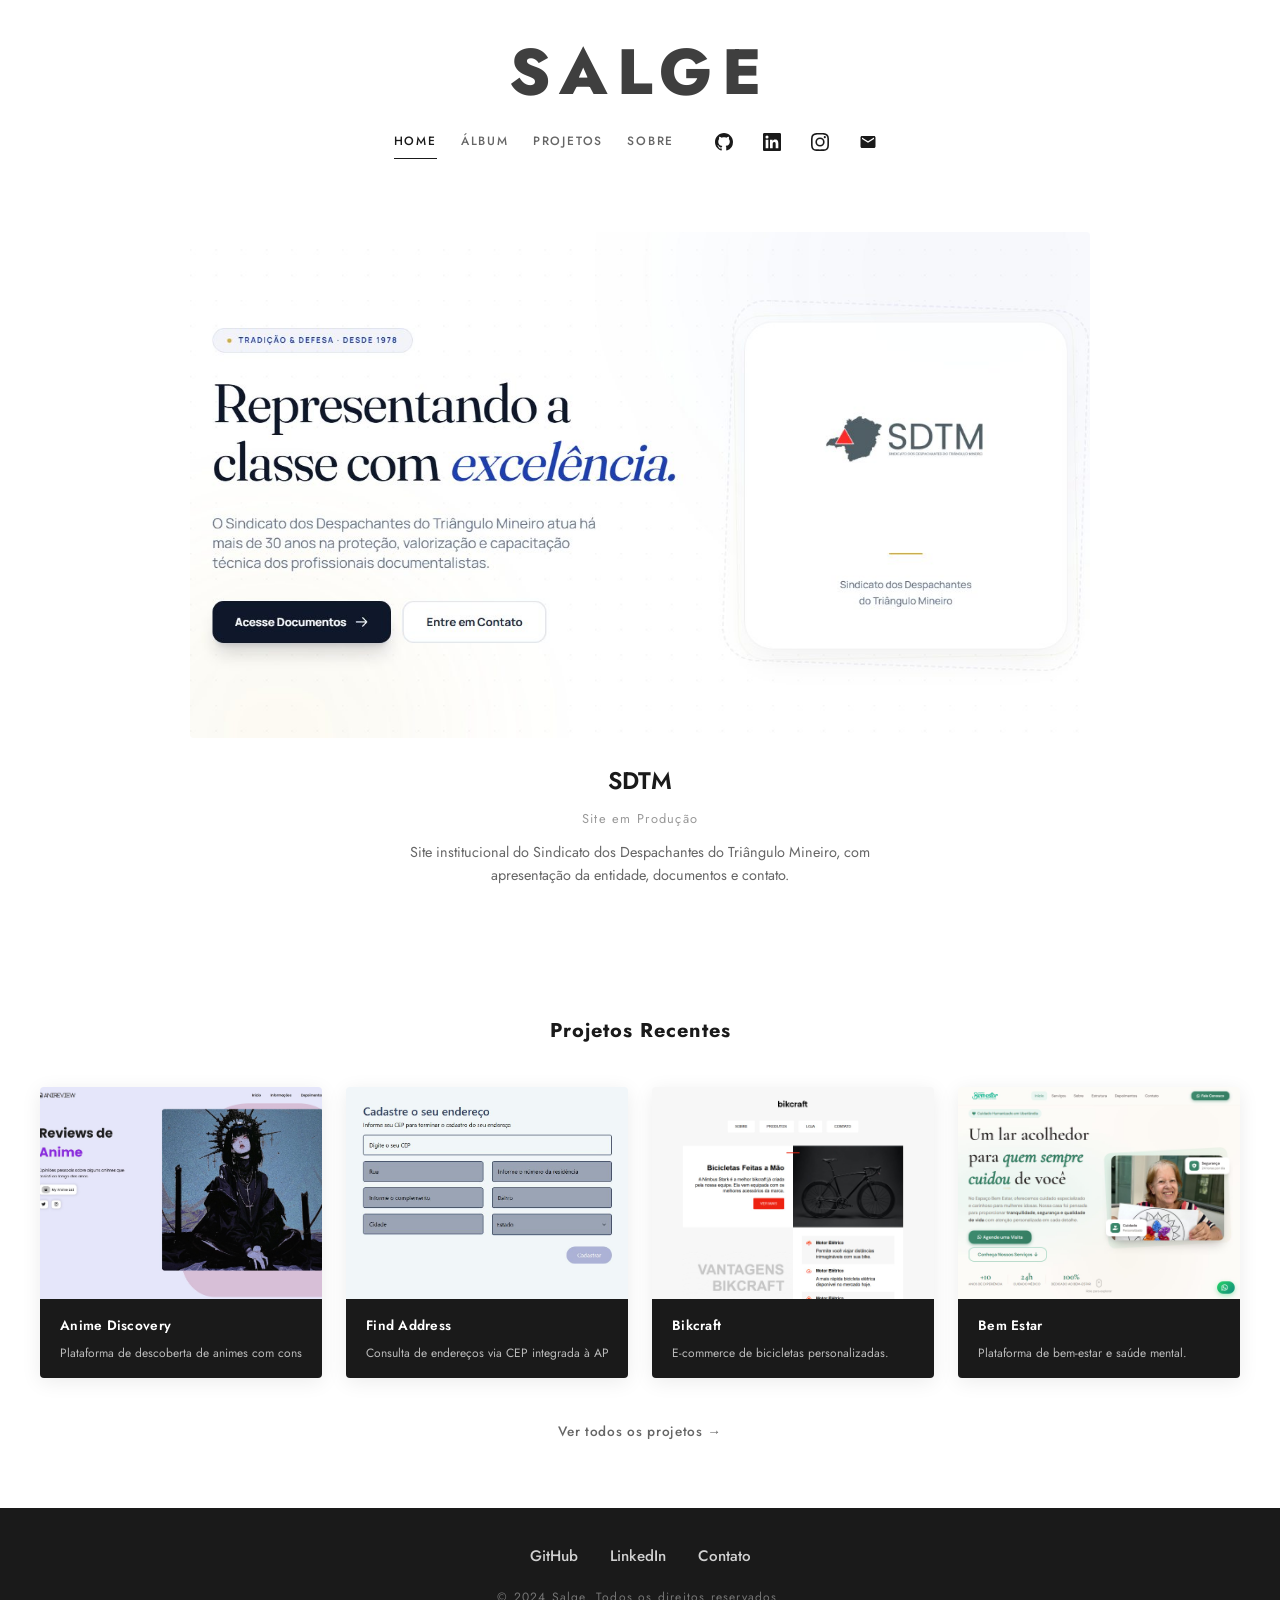
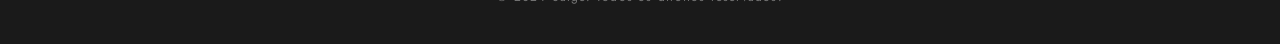
<file: index.html>
<!DOCTYPE html>
<html lang="pt-BR">
<head>
    <meta charset="UTF-8">
    <meta name="viewport" content="width=device-width, initial-scale=1.0">
    <title>Salge</title>
    <link rel="icon" href="img/icon.png" type="image/png">
    <link rel="preconnect" href="https://fonts.googleapis.com">
    <link rel="preconnect" href="https://fonts.gstatic.com" crossorigin>
    <link href="https://fonts.googleapis.com/css2?family=Jost:wght@300;400;500;600;700;800&display=swap" rel="stylesheet">
    <link rel="stylesheet" href="styles.css">
</head>
<body>
    <!-- Header -->
    <header class="header">
        <h1 class="header-logo">
            <a href="index.html">SALGE</a>
        </h1>
        
        <div class="header-nav-social">
            <nav class="header-nav">
                <a href="index.html" class="nav-link active">HOME</a>
                <a href="albuns.html" class="nav-link">ÁLBUM</a>
                <a href="projetos.html" class="nav-link">PROJETOS</a>
                <a href="sobre.html" class="nav-link">SOBRE</a>
            </nav>
            
            <div class="header-social">
                <a href="https://github.com/vinicius-salge/" target="_blank" class="social-icon" aria-label="GitHub">
                    <svg width="22" height="22" viewBox="0 0 24 24" fill="currentColor">
                        <path d="M12 0C5.37 0 0 5.37 0 12c0 5.31 3.435 9.795 8.205 11.385.6.105.825-.255.825-.57 0-.285-.015-1.23-.015-2.235-3.015.555-3.795-.735-4.035-1.41-.135-.345-.72-1.41-1.23-1.695-.42-.225-1.02-.78-.015-.795.945-.015 1.62.87 1.845 1.23 1.08 1.815 2.805 1.305 3.495.99.105-.78.42-1.305.765-1.605-2.67-.3-5.46-1.335-5.46-5.925 0-1.305.465-2.385 1.23-3.225-.12-.3-.54-1.53.12-3.18 0 0 1.005-.315 3.3 1.23.96-.27 1.98-.405 3-.405s2.04.135 3 .405c2.295-1.56 3.3-1.23 3.3-1.23.66 1.65.24 2.88.12 3.18.765.84 1.23 1.905 1.23 3.225 0 4.605-2.805 5.625-5.475 5.925.435.375.81 1.095.81 2.22 0 1.605-.015 2.895-.015 3.3 0 .315.225.69.825.57A12.02 12.02 0 0024 12c0-6.63-5.37-12-12-12z"/>
                    </svg>
                </a>
                <a href="https://www.linkedin.com/in/vinicius-salge/" target="_blank" class="social-icon" aria-label="LinkedIn">
                    <svg width="22" height="22" viewBox="0 0 24 24" fill="currentColor">
                        <path d="M20.447 20.452h-3.554v-5.569c0-1.328-.027-3.037-1.852-3.037-1.853 0-2.136 1.445-2.136 2.939v5.667H9.351V9h3.414v1.561h.046c.477-.9 1.637-1.85 3.37-1.85 3.601 0 4.267 2.37 4.267 5.455v6.286zM5.337 7.433a2.062 2.062 0 01-2.063-2.065 2.064 2.064 0 112.063 2.065zm1.782 13.019H3.555V9h3.564v11.452zM22.225 0H1.771C.792 0 0 .774 0 1.729v20.542C0 23.227.792 24 1.771 24h20.451C23.2 24 24 23.227 24 22.271V1.729C24 .774 23.2 0 22.222 0h.003z"/>
                    </svg>
                </a>
                <a href="https://www.instagram.com/png.salge_/" target="_blank" class="social-icon" aria-label="Instagram">
                    <svg width="22" height="22" viewBox="0 0 24 24" fill="currentColor">
                        <path d="M12 2.163c3.204 0 3.584.012 4.85.07 3.252.148 4.771 1.691 4.919 4.919.058 1.265.069 1.645.069 4.849 0 3.205-.012 3.584-.069 4.849-.149 3.225-1.664 4.771-4.919 4.919-1.266.058-1.644.07-4.85.07-3.204 0-3.584-.012-4.849-.07-3.26-.149-4.771-1.699-4.919-4.92-.058-1.265-.07-1.644-.07-4.849 0-3.204.013-3.583.07-4.849.149-3.227 1.664-4.771 4.919-4.919 1.266-.057 1.645-.069 4.849-.069zM12 0C8.741 0 8.333.014 7.053.072 2.695.272.273 2.69.073 7.052.014 8.333 0 8.741 0 12c0 3.259.014 3.668.072 4.948.2 4.358 2.618 6.78 6.98 6.98C8.333 23.986 8.741 24 12 24c3.259 0 3.668-.014 4.948-.072 4.354-.2 6.782-2.618 6.979-6.98.059-1.28.073-1.689.073-4.948 0-3.259-.014-3.667-.072-4.947-.196-4.354-2.617-6.78-6.979-6.98C15.668.014 15.259 0 12 0zm0 5.838a6.162 6.162 0 100 12.324 6.162 6.162 0 000-12.324zM12 16a4 4 0 110-8 4 4 0 010 8zm6.406-11.845a1.44 1.44 0 100 2.881 1.44 1.44 0 000-2.881z"/>
                    </svg>
                </a>
                <a href="mailto:dev.salgez@gmail.com" class="social-icon" aria-label="Email">
                    <svg width="22" height="22" viewBox="0 0 24 24" fill="currentColor">
                        <path d="M20 4H4c-1.1 0-1.99.9-1.99 2L2 18c0 1.1.9 2 2 2h16c1.1 0 2-.9 2-2V6c0-1.1-.9-2-2-2zm0 4l-8 5-8-5V6l8 5 8-5v2z"/>
                    </svg>
                </a>
            </div>
        </div>
    </header>

    <!-- Main Content -->
    <main class="main">
        <!-- Featured Project -->
        <section class="featured">
            <div class="featured-card">
                <a href="https://www.sdtm.com.br/" target="_blank" class="featured-link">
                    <div class="featured-image">
                        <img src="img/projetos/sdtm.jpg" alt="SDTM — Sindicato dos Despachantes do Triângulo Mineiro">
                    </div>
                    <div class="featured-info">
                        <h2 class="featured-title">SDTM</h2>
                        <p class="featured-year">Site em Produção</p>
                        <p class="featured-description">
                            Site institucional do Sindicato dos Despachantes do Triângulo Mineiro,
                            com apresentação da entidade, documentos e contato.
                        </p>
                    </div>
                </a>
            </div>
        </section>

        <!-- Projects Preview -->
        <section class="preview-section">
            <h2 class="section-title">Projetos Recentes</h2>
            <div class="projects-grid">
                <a href="projetos.html" class="project-card">
                    <div class="project-image">
                        <img src="img/projetos/anime-discovery.jpg" alt="Anime Discovery">
                    </div>
                    <div class="project-info">
                        <h3 class="project-title">Anime Discovery</h3>
                        <p class="project-description">Plataforma de descoberta de animes com consumo de API.</p>
                    </div>
                </a>

                <a href="projetos.html" class="project-card">
                    <div class="project-image">
                        <img src="img/projetos/find-address.jpg" alt="Find Address">
                    </div>
                    <div class="project-info">
                        <h3 class="project-title">Find Address</h3>
                        <p class="project-description">Consulta de endereços via CEP integrada à API ViaCEP.</p>
                    </div>
                </a>

                <a href="projetos.html" class="project-card">
                    <div class="project-image">
                        <img src="img/projetos/bikcraft.jpg" alt="Bikcraft">
                    </div>
                    <div class="project-info">
                        <h3 class="project-title">Bikcraft</h3>
                        <p class="project-description">E-commerce de bicicletas personalizadas.</p>
                    </div>
                </a>

                <a href="projetos.html" class="project-card">
                    <div class="project-image">
                        <img src="img/projetos/bem-estar.jpg" alt="Bem Estar">
                    </div>
                    <div class="project-info">
                        <h3 class="project-title">Bem Estar</h3>
                        <p class="project-description">Plataforma de bem-estar e saúde mental.</p>
                    </div>
                </a>
            </div>
            <div class="view-all">
                <a href="projetos.html" class="view-all-link">Ver todos os projetos →</a>
            </div>
        </section>


    </main>

    <!-- Footer -->
    <footer class="footer">
        <div class="footer-links">
            <a href="https://github.com/vinicius-salge/" target="_blank" class="footer-link">GitHub</a>
            <a href="https://www.linkedin.com/in/vinicius-salge/" target="_blank" class="footer-link">LinkedIn</a>
            <a href="mailto:dev.salgez@gmail.com" class="footer-link">Contato</a>
        </div>
        <p class="footer-copy">© 2024 Salge. Todos os direitos reservados.</p>
    </footer>

    <script src="script.js"></script>
</body>
</html>
</file>
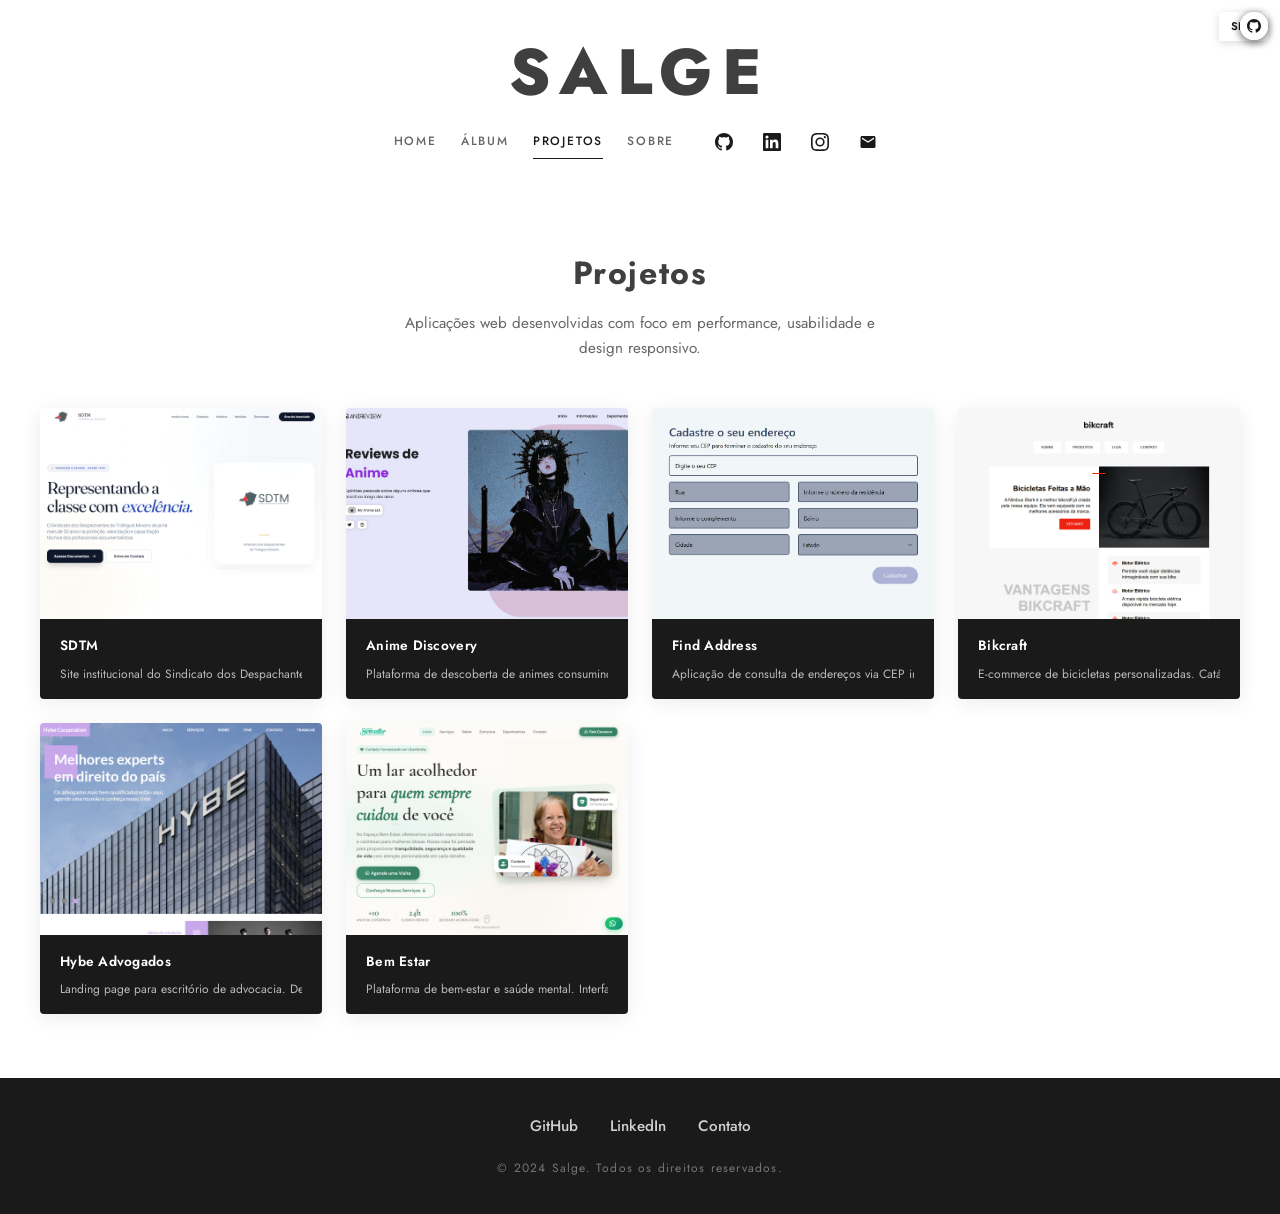
<file: projetos.html>
<!DOCTYPE html>
<html lang="pt-BR">
<head>
    <meta charset="UTF-8">
    <meta name="viewport" content="width=device-width, initial-scale=1.0">
    <title>Projetos | Salge</title>
    <link rel="icon" href="img/icon.png" type="image/png">
    <link rel="preconnect" href="https://fonts.googleapis.com">
    <link rel="preconnect" href="https://fonts.gstatic.com" crossorigin>
    <link href="https://fonts.googleapis.com/css2?family=Jost:wght@300;400;500;600;700;800&display=swap" rel="stylesheet">
    <link rel="stylesheet" href="styles.css">
</head>
<body>
    <!-- Header -->
    <header class="header">
        <h1 class="header-logo">
            <a href="index.html">SALGE</a>
        </h1>
        
        <div class="header-nav-social">
            <nav class="header-nav">
                <a href="index.html" class="nav-link">HOME</a>
                <a href="albuns.html" class="nav-link">ÁLBUM</a>
                <a href="projetos.html" class="nav-link active">PROJETOS</a>
                <a href="sobre.html" class="nav-link">SOBRE</a>
            </nav>
            
            <div class="header-social">
                <a href="https://github.com/vinicius-salge/" target="_blank" class="social-icon" aria-label="GitHub">
                    <svg width="22" height="22" viewBox="0 0 24 24" fill="currentColor">
                        <path d="M12 0C5.37 0 0 5.37 0 12c0 5.31 3.435 9.795 8.205 11.385.6.105.825-.255.825-.57 0-.285-.015-1.23-.015-2.235-3.015.555-3.795-.735-4.035-1.41-.135-.345-.72-1.41-1.23-1.695-.42-.225-1.02-.78-.015-.795.945-.015 1.62.87 1.845 1.23 1.08 1.815 2.805 1.305 3.495.99.105-.78.42-1.305.765-1.605-2.67-.3-5.46-1.335-5.46-5.925 0-1.305.465-2.385 1.23-3.225-.12-.3-.54-1.53.12-3.18 0 0 1.005-.315 3.3 1.23.96-.27 1.98-.405 3-.405s2.04.135 3 .405c2.295-1.56 3.3-1.23 3.3-1.23.66 1.65.24 2.88.12 3.18.765.84 1.23 1.905 1.23 3.225 0 4.605-2.805 5.625-5.475 5.925.435.375.81 1.095.81 2.22 0 1.605-.015 2.895-.015 3.3 0 .315.225.69.825.57A12.02 12.02 0 0024 12c0-6.63-5.37-12-12-12z"/>
                    </svg>
                </a>
                <a href="https://www.linkedin.com/in/vinicius-salge/" target="_blank" class="social-icon" aria-label="LinkedIn">
                    <svg width="22" height="22" viewBox="0 0 24 24" fill="currentColor">
                        <path d="M20.447 20.452h-3.554v-5.569c0-1.328-.027-3.037-1.852-3.037-1.853 0-2.136 1.445-2.136 2.939v5.667H9.351V9h3.414v1.561h.046c.477-.9 1.637-1.85 3.37-1.85 3.601 0 4.267 2.37 4.267 5.455v6.286zM5.337 7.433a2.062 2.062 0 01-2.063-2.065 2.064 2.064 0 112.063 2.065zm1.782 13.019H3.555V9h3.564v11.452zM22.225 0H1.771C.792 0 0 .774 0 1.729v20.542C0 23.227.792 24 1.771 24h20.451C23.2 24 24 23.227 24 22.271V1.729C24 .774 23.2 0 22.222 0h.003z"/>
                    </svg>
                </a>
                <a href="https://www.instagram.com/png.salge_/" target="_blank" class="social-icon" aria-label="Instagram">
                    <svg width="22" height="22" viewBox="0 0 24 24" fill="currentColor">
                        <path d="M12 2.163c3.204 0 3.584.012 4.85.07 3.252.148 4.771 1.691 4.919 4.919.058 1.265.069 1.645.069 4.849 0 3.205-.012 3.584-.069 4.849-.149 3.225-1.664 4.771-4.919 4.919-1.266.058-1.644.07-4.85.07-3.204 0-3.584-.012-4.849-.07-3.26-.149-4.771-1.699-4.919-4.92-.058-1.265-.07-1.644-.07-4.849 0-3.204.013-3.583.07-4.849.149-3.227 1.664-4.771 4.919-4.919 1.266-.057 1.645-.069 4.849-.069zM12 0C8.741 0 8.333.014 7.053.072 2.695.272.273 2.69.073 7.052.014 8.333 0 8.741 0 12c0 3.259.014 3.668.072 4.948.2 4.358 2.618 6.78 6.98 6.98C8.333 23.986 8.741 24 12 24c3.259 0 3.668-.014 4.948-.072 4.354-.2 6.782-2.618 6.979-6.98.059-1.28.073-1.689.073-4.948 0-3.259-.014-3.667-.072-4.947-.196-4.354-2.617-6.78-6.979-6.98C15.668.014 15.259 0 12 0zm0 5.838a6.162 6.162 0 100 12.324 6.162 6.162 0 000-12.324zM12 16a4 4 0 110-8 4 4 0 010 8zm6.406-11.845a1.44 1.44 0 100 2.881 1.44 1.44 0 000-2.881z"/>
                    </svg>
                </a>
                <a href="mailto:dev.salgez@gmail.com" class="social-icon" aria-label="Email">
                    <svg width="22" height="22" viewBox="0 0 24 24" fill="currentColor">
                        <path d="M20 4H4c-1.1 0-1.99.9-1.99 2L2 18c0 1.1.9 2 2 2h16c1.1 0 2-.9 2-2V6c0-1.1-.9-2-2-2zm0 4l-8 5-8-5V6l8 5 8-5v2z"/>
                    </svg>
                </a>
            </div>
        </div>
    </header>

    <!-- Main Content -->
    <main class="main">
        <section class="page-header">
            <h2 class="page-title">Projetos</h2>
            <p class="page-description">Aplicações web desenvolvidas com foco em performance, usabilidade e design responsivo.</p>
        </section>

        <section class="projects-page">
            <div class="projects-grid">
                <!-- SDTM - Site em produção -->
                <a href="https://www.sdtm.com.br/" target="_blank" class="project-card">
                    <div class="project-image">
                        <img src="img/projetos/sdtm.jpg" alt="SDTM — Sindicato dos Despachantes do Triângulo Mineiro">
                        <div class="project-badge project-badge--live">Site</div>
                    </div>
                    <div class="project-info">
                        <h3 class="project-title">SDTM</h3>
                        <p class="project-description">Site institucional do Sindicato dos Despachantes do Triângulo Mineiro, com apresentação da entidade, documentos e contato.</p>
                    </div>
                </a>

                <!-- Site Anime -->
                <a href="https://github.com/vinicius-salge/site-anime" target="_blank" class="project-card">
                    <div class="project-image">
                        <img src="img/projetos/anime-discovery.jpg" alt="Anime Discovery">
                        <div class="project-badge">
                            <svg width="14" height="14" viewBox="0 0 24 24" fill="currentColor">
                                <path d="M12 0C5.37 0 0 5.37 0 12c0 5.31 3.435 9.795 8.205 11.385.6.105.825-.255.825-.57 0-.285-.015-1.23-.015-2.235-3.015.555-3.795-.735-4.035-1.41-.135-.345-.72-1.41-1.23-1.695-.42-.225-1.02-.78-.015-.795.945-.015 1.62.87 1.845 1.23 1.08 1.815 2.805 1.305 3.495.99.105-.78.42-1.305.765-1.605-2.67-.3-5.46-1.335-5.46-5.925 0-1.305.465-2.385 1.23-3.225-.12-.3-.54-1.53.12-3.18 0 0 1.005-.315 3.3 1.23.96-.27 1.98-.405 3-.405s2.04.135 3 .405c2.295-1.56 3.3-1.23 3.3-1.23.66 1.65.24 2.88.12 3.18.765.84 1.23 1.905 1.23 3.225 0 4.605-2.805 5.625-5.475 5.925.435.375.81 1.095.81 2.22 0 1.605-.015 2.895-.015 3.3 0 .315.225.69.825.57A12.02 12.02 0 0024 12c0-6.63-5.37-12-12-12z"/>
                            </svg>
                        </div>
                    </div>
                    <div class="project-info">
                        <h3 class="project-title">Anime Discovery</h3>
                        <p class="project-description">Plataforma de descoberta de animes consumindo API pública. Interface moderna com listagem, busca e filtros por categoria.</p>
                    </div>
                </a>

                <!-- Find Address -->
                <a href="https://github.com/vinicius-salge/find-address" target="_blank" class="project-card">
                    <div class="project-image">
                        <img src="img/projetos/find-address.jpg" alt="Find Address">
                        <div class="project-badge">
                            <svg width="14" height="14" viewBox="0 0 24 24" fill="currentColor">
                                <path d="M12 0C5.37 0 0 5.37 0 12c0 5.31 3.435 9.795 8.205 11.385.6.105.825-.255.825-.57 0-.285-.015-1.23-.015-2.235-3.015.555-3.795-.735-4.035-1.41-.135-.345-.72-1.41-1.23-1.695-.42-.225-1.02-.78-.015-.795.945-.015 1.62.87 1.845 1.23 1.08 1.815 2.805 1.305 3.495.99.105-.78.42-1.305.765-1.605-2.67-.3-5.46-1.335-5.46-5.925 0-1.305.465-2.385 1.23-3.225-.12-.3-.54-1.53.12-3.18 0 0 1.005-.315 3.3 1.23.96-.27 1.98-.405 3-.405s2.04.135 3 .405c2.295-1.56 3.3-1.23 3.3-1.23.66 1.65.24 2.88.12 3.18.765.84 1.23 1.905 1.23 3.225 0 4.605-2.805 5.625-5.475 5.925.435.375.81 1.095.81 2.22 0 1.605-.015 2.895-.015 3.3 0 .315.225.69.825.57A12.02 12.02 0 0024 12c0-6.63-5.37-12-12-12z"/>
                            </svg>
                        </div>
                    </div>
                    <div class="project-info">
                        <h3 class="project-title">Find Address</h3>
                        <p class="project-description">Aplicação de consulta de endereços via CEP integrada à API ViaCEP. Validação de dados e exibição em tempo real.</p>
                    </div>
                </a>

                <!-- Bikcraft -->
                <a href="https://github.com/vinicius-salge/bikcraft" target="_blank" class="project-card">
                    <div class="project-image">
                        <img src="img/projetos/bikcraft.jpg" alt="Bikcraft">
                        <div class="project-badge">
                            <svg width="14" height="14" viewBox="0 0 24 24" fill="currentColor">
                                <path d="M12 0C5.37 0 0 5.37 0 12c0 5.31 3.435 9.795 8.205 11.385.6.105.825-.255.825-.57 0-.285-.015-1.23-.015-2.235-3.015.555-3.795-.735-4.035-1.41-.135-.345-.72-1.41-1.23-1.695-.42-.225-1.02-.78-.015-.795.945-.015 1.62.87 1.845 1.23 1.08 1.815 2.805 1.305 3.495.99.105-.78.42-1.305.765-1.605-2.67-.3-5.46-1.335-5.46-5.925 0-1.305.465-2.385 1.23-3.225-.12-.3-.54-1.53.12-3.18 0 0 1.005-.315 3.3 1.23.96-.27 1.98-.405 3-.405s2.04.135 3 .405c2.295-1.56 3.3-1.23 3.3-1.23.66 1.65.24 2.88.12 3.18.765.84 1.23 1.905 1.23 3.225 0 4.605-2.805 5.625-5.475 5.925.435.375.81 1.095.81 2.22 0 1.605-.015 2.895-.015 3.3 0 .315.225.69.825.57A12.02 12.02 0 0024 12c0-6.63-5.37-12-12-12z"/>
                            </svg>
                        </div>
                    </div>
                    <div class="project-info">
                        <h3 class="project-title">Bikcraft</h3>
                        <p class="project-description">E-commerce de bicicletas personalizadas. Catálogo de produtos, orçamento e formulário de contato com design responsivo.</p>
                    </div>
                </a>

                <!-- Hybe Advogados -->
                <a href="https://github.com/vinicius-salge/Hybe-Advogados" target="_blank" class="project-card">
                    <div class="project-image">
                        <img src="img/projetos/hybe-advogados.jpg" alt="Hybe Advogados">
                        <div class="project-badge">
                            <svg width="14" height="14" viewBox="0 0 24 24" fill="currentColor">
                                <path d="M12 0C5.37 0 0 5.37 0 12c0 5.31 3.435 9.795 8.205 11.385.6.105.825-.255.825-.57 0-.285-.015-1.23-.015-2.235-3.015.555-3.795-.735-4.035-1.41-.135-.345-.72-1.41-1.23-1.695-.42-.225-1.02-.78-.015-.795.945-.015 1.62.87 1.845 1.23 1.08 1.815 2.805 1.305 3.495.99.105-.78.42-1.305.765-1.605-2.67-.3-5.46-1.335-5.46-5.925 0-1.305.465-2.385 1.23-3.225-.12-.3-.54-1.53.12-3.18 0 0 1.005-.315 3.3 1.23.96-.27 1.98-.405 3-.405s2.04.135 3 .405c2.295-1.56 3.3-1.23 3.3-1.23.66 1.65.24 2.88.12 3.18.765.84 1.23 1.905 1.23 3.225 0 4.605-2.805 5.625-5.475 5.925.435.375.81 1.095.81 2.22 0 1.605-.015 2.895-.015 3.3 0 .315.225.69.825.57A12.02 12.02 0 0024 12c0-6.63-5.37-12-12-12z"/>
                            </svg>
                        </div>
                    </div>
                    <div class="project-info">
                        <h3 class="project-title">Hybe Advogados</h3>
                        <p class="project-description">Landing page para escritório de advocacia. Design institucional com seções de serviços, equipe e formulário de consulta.</p>
                    </div>
                </a>

                <!-- Bem Estar -->
                <a href="https://github.com/vinicius-salge/Bem-estar" target="_blank" class="project-card">
                    <div class="project-image">
                        <img src="img/projetos/bem-estar.jpg" alt="Bem Estar">
                        <div class="project-badge">
                            <svg width="14" height="14" viewBox="0 0 24 24" fill="currentColor">
                                <path d="M12 0C5.37 0 0 5.37 0 12c0 5.31 3.435 9.795 8.205 11.385.6.105.825-.255.825-.57 0-.285-.015-1.23-.015-2.235-3.015.555-3.795-.735-4.035-1.41-.135-.345-.72-1.41-1.23-1.695-.42-.225-1.02-.78-.015-.795.945-.015 1.62.87 1.845 1.23 1.08 1.815 2.805 1.305 3.495.99.105-.78.42-1.305.765-1.605-2.67-.3-5.46-1.335-5.46-5.925 0-1.305.465-2.385 1.23-3.225-.12-.3-.54-1.53.12-3.18 0 0 1.005-.315 3.3 1.23.96-.27 1.98-.405 3-.405s2.04.135 3 .405c2.295-1.56 3.3-1.23 3.3-1.23.66 1.65.24 2.88.12 3.18.765.84 1.23 1.905 1.23 3.225 0 4.605-2.805 5.625-5.475 5.925.435.375.81 1.095.81 2.22 0 1.605-.015 2.895-.015 3.3 0 .315.225.69.825.57A12.02 12.02 0 0024 12c0-6.63-5.37-12-12-12z"/>
                            </svg>
                        </div>
                    </div>
                    <div class="project-info">
                        <h3 class="project-title">Bem Estar</h3>
                        <p class="project-description">Plataforma de bem-estar e saúde mental. Interface clean com recursos de meditação, dicas e acompanhamento de hábitos.</p>
                    </div>
                </a>
            </div>
        </section>
    </main>

    <!-- Footer -->
    <footer class="footer">
        <div class="footer-links">
            <a href="https://github.com/vinicius-salge/" target="_blank" class="footer-link">GitHub</a>
            <a href="https://www.linkedin.com/in/vinicius-salge/" target="_blank" class="footer-link">LinkedIn</a>
            <a href="mailto:dev.salgez@gmail.com" class="footer-link">Contato</a>
        </div>
        <p class="footer-copy">© 2024 Salge. Todos os direitos reservados.</p>
    </footer>

    <script src="script.js"></script>
</body>
</html>
</file>
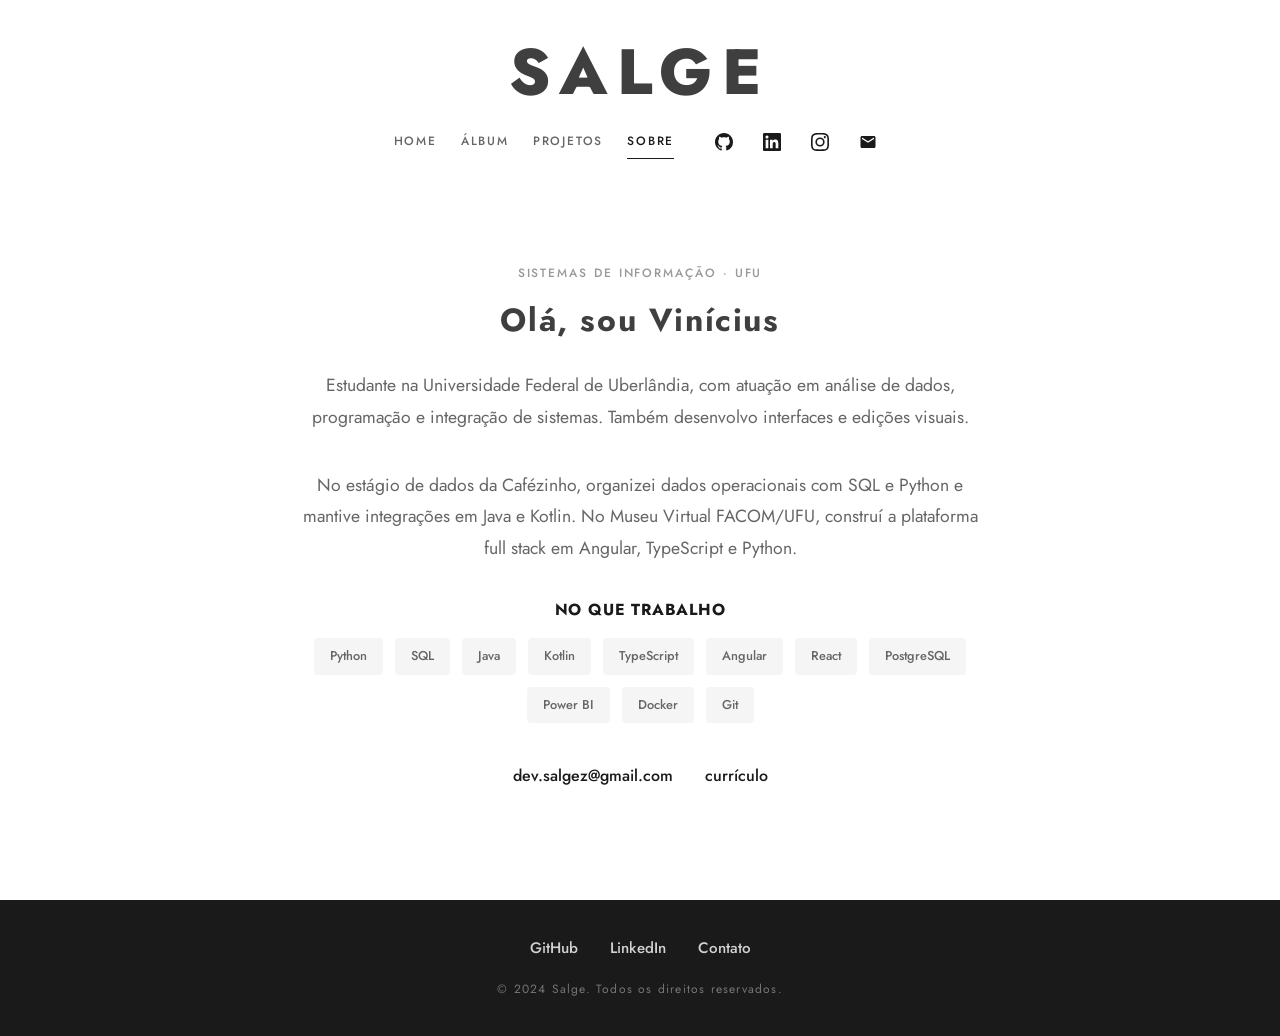
<file: sobre.html>
<!DOCTYPE html>
<html lang="pt-BR">
<head>
    <meta charset="UTF-8">
    <meta name="viewport" content="width=device-width, initial-scale=1.0">
    <title>Sobre | Salge</title>
    <link rel="icon" href="img/icon.png" type="image/png">
    <link rel="preconnect" href="https://fonts.googleapis.com">
    <link rel="preconnect" href="https://fonts.gstatic.com" crossorigin>
    <link href="https://fonts.googleapis.com/css2?family=Jost:wght@300;400;500;600;700;800&display=swap" rel="stylesheet">
    <link rel="stylesheet" href="styles.css">
</head>
<body>
    <!-- Header -->
    <header class="header">
        <h1 class="header-logo">
            <a href="index.html">SALGE</a>
        </h1>
        
        <div class="header-nav-social">
            <nav class="header-nav">
                <a href="index.html" class="nav-link">HOME</a>
                <a href="albuns.html" class="nav-link">ÁLBUM</a>
                <a href="projetos.html" class="nav-link">PROJETOS</a>
                <a href="sobre.html" class="nav-link active">SOBRE</a>
            </nav>
            
            <div class="header-social">
                <a href="https://github.com/vinicius-salge/" target="_blank" class="social-icon" aria-label="GitHub">
                    <svg width="22" height="22" viewBox="0 0 24 24" fill="currentColor">
                        <path d="M12 0C5.37 0 0 5.37 0 12c0 5.31 3.435 9.795 8.205 11.385.6.105.825-.255.825-.57 0-.285-.015-1.23-.015-2.235-3.015.555-3.795-.735-4.035-1.41-.135-.345-.72-1.41-1.23-1.695-.42-.225-1.02-.78-.015-.795.945-.015 1.62.87 1.845 1.23 1.08 1.815 2.805 1.305 3.495.99.105-.78.42-1.305.765-1.605-2.67-.3-5.46-1.335-5.46-5.925 0-1.305.465-2.385 1.23-3.225-.12-.3-.54-1.53.12-3.18 0 0 1.005-.315 3.3 1.23.96-.27 1.98-.405 3-.405s2.04.135 3 .405c2.295-1.56 3.3-1.23 3.3-1.23.66 1.65.24 2.88.12 3.18.765.84 1.23 1.905 1.23 3.225 0 4.605-2.805 5.625-5.475 5.925.435.375.81 1.095.81 2.22 0 1.605-.015 2.895-.015 3.3 0 .315.225.69.825.57A12.02 12.02 0 0024 12c0-6.63-5.37-12-12-12z"/>
                    </svg>
                </a>
                <a href="https://www.linkedin.com/in/vinicius-salge/" target="_blank" class="social-icon" aria-label="LinkedIn">
                    <svg width="22" height="22" viewBox="0 0 24 24" fill="currentColor">
                        <path d="M20.447 20.452h-3.554v-5.569c0-1.328-.027-3.037-1.852-3.037-1.853 0-2.136 1.445-2.136 2.939v5.667H9.351V9h3.414v1.561h.046c.477-.9 1.637-1.85 3.37-1.85 3.601 0 4.267 2.37 4.267 5.455v6.286zM5.337 7.433a2.062 2.062 0 01-2.063-2.065 2.064 2.064 0 112.063 2.065zm1.782 13.019H3.555V9h3.564v11.452zM22.225 0H1.771C.792 0 0 .774 0 1.729v20.542C0 23.227.792 24 1.771 24h20.451C23.2 24 24 23.227 24 22.271V1.729C24 .774 23.2 0 22.222 0h.003z"/>
                    </svg>
                </a>
                <a href="https://www.instagram.com/png.salge_/" target="_blank" class="social-icon" aria-label="Instagram">
                    <svg width="22" height="22" viewBox="0 0 24 24" fill="currentColor">
                        <path d="M12 2.163c3.204 0 3.584.012 4.85.07 3.252.148 4.771 1.691 4.919 4.919.058 1.265.069 1.645.069 4.849 0 3.205-.012 3.584-.069 4.849-.149 3.225-1.664 4.771-4.919 4.919-1.266.058-1.644.07-4.85.07-3.204 0-3.584-.012-4.849-.07-3.26-.149-4.771-1.699-4.919-4.92-.058-1.265-.07-1.644-.07-4.849 0-3.204.013-3.583.07-4.849.149-3.227 1.664-4.771 4.919-4.919 1.266-.057 1.645-.069 4.849-.069zM12 0C8.741 0 8.333.014 7.053.072 2.695.272.273 2.69.073 7.052.014 8.333 0 8.741 0 12c0 3.259.014 3.668.072 4.948.2 4.358 2.618 6.78 6.98 6.98C8.333 23.986 8.741 24 12 24c3.259 0 3.668-.014 4.948-.072 4.354-.2 6.782-2.618 6.979-6.98.059-1.28.073-1.689.073-4.948 0-3.259-.014-3.667-.072-4.947-.196-4.354-2.617-6.78-6.979-6.98C15.668.014 15.259 0 12 0zm0 5.838a6.162 6.162 0 100 12.324 6.162 6.162 0 000-12.324zM12 16a4 4 0 110-8 4 4 0 010 8zm6.406-11.845a1.44 1.44 0 100 2.881 1.44 1.44 0 000-2.881z"/>
                    </svg>
                </a>
                <a href="mailto:dev.salgez@gmail.com" class="social-icon" aria-label="Email">
                    <svg width="22" height="22" viewBox="0 0 24 24" fill="currentColor">
                        <path d="M20 4H4c-1.1 0-1.99.9-1.99 2L2 18c0 1.1.9 2 2 2h16c1.1 0 2-.9 2-2V6c0-1.1-.9-2-2-2zm0 4l-8 5-8-5V6l8 5 8-5v2z"/>
                    </svg>
                </a>
            </div>
        </div>
    </header>

    <!-- Main Content -->
    <main class="main">
        <section class="about-section about-section--simple">
            <div class="about-container about-container--simple">
                <div class="about-content about-content--simple">
                    <p class="about-kicker">Sistemas de Informação · UFU</p>
                    <h2 class="about-title">Olá, sou Vinícius</h2>

                    <div class="about-text about-text--simple">
                        <p>
                            Estudante na Universidade Federal de Uberlândia, com atuação em análise de dados,
                            programação e integração de sistemas. Também desenvolvo interfaces e edições visuais.
                        </p>
                        <p>
                            No estágio de dados da Cafézinho, organizei dados operacionais com SQL e Python
                            e mantive integrações em Java e Kotlin. No Museu Virtual FACOM/UFU, construí a
                            plataforma full stack em Angular, TypeScript e Python.
                        </p>
                    </div>

                    <div class="about-skills">
                        <h3 class="skills-title">No que trabalho</h3>
                        <ul class="skills-list">
                            <li class="skill-tag">Python</li>
                            <li class="skill-tag">SQL</li>
                            <li class="skill-tag">Java</li>
                            <li class="skill-tag">Kotlin</li>
                            <li class="skill-tag">TypeScript</li>
                            <li class="skill-tag">Angular</li>
                            <li class="skill-tag">React</li>
                            <li class="skill-tag">PostgreSQL</li>
                            <li class="skill-tag">Power BI</li>
                            <li class="skill-tag">Docker</li>
                            <li class="skill-tag">Git</li>
                        </ul>
                    </div>

                    <div class="about-actions">
                        <a href="mailto:dev.salgez@gmail.com" class="contact-email">dev.salgez@gmail.com</a>
                        <a href="curriculo/vinicius-ferreira-salge.pdf" class="contact-email" target="_blank" rel="noopener">currículo</a>
                    </div>
                </div>
            </div>
        </section>
    </main>

    <!-- Footer -->
    <footer class="footer">
        <div class="footer-links">
            <a href="https://github.com/vinicius-salge/" target="_blank" class="footer-link">GitHub</a>
            <a href="https://www.linkedin.com/in/vinicius-salge/" target="_blank" class="footer-link">LinkedIn</a>
            <a href="mailto:dev.salgez@gmail.com" class="footer-link">Contato</a>
        </div>
        <p class="footer-copy">© 2024 Salge. Todos os direitos reservados.</p>
    </footer>

    <script src="script.js"></script>
</body>
</html>
</file>
<file: styles.css>
/* ========================================
   SALGE Portfolio - Estilos
   ======================================== */

/* Variáveis CSS */
:root {
    --color-bg: #ffffff;
    --color-bg-alt: #f5f5f5;
    --color-text: #1a1a1a;
    --color-title: #3f3f3f;
    --color-text-muted: #666666;
    --color-text-light: #999999;
    --color-border: #e5e5e5;
    --color-card-bg: #1a1a1a;
    --font-display: 'Jost', Futura, 'Trebuchet MS', sans-serif;
    --font-body: 'Jost', Futura, 'Trebuchet MS', sans-serif;
    --transition-smooth: cubic-bezier(0.4, 0, 0.2, 1);
    --shadow-soft: 0 4px 20px rgba(0, 0, 0, 0.08);
    --shadow-hover: 0 8px 40px rgba(0, 0, 0, 0.12);
}

/* Reset e Base */
*, *::before, *::after {
    margin: 0;
    padding: 0;
    box-sizing: border-box;
}

html {
    scroll-behavior: smooth;
    font-size: 16px;
}

body {
    font-family: var(--font-body);
    background-color: var(--color-bg);
    color: var(--color-text);
    line-height: 1.6;
    -webkit-font-smoothing: antialiased;
    -moz-osx-font-smoothing: grayscale;
    overflow-x: hidden;
}

img {
    max-width: 100%;
    height: auto;
    display: block;
}

a {
    color: inherit;
    text-decoration: none;
}

/* ========================================
   HEADER - Estilo igual ao print
   ======================================== */

.header {
    padding: 2.5rem 2rem;
    display: flex;
    flex-direction: column;
    align-items: center;
    gap: 1.25rem;
    max-width: 1400px;
    margin: 0 auto;
}

/* Logo centralizado */
.header-logo {
    font-family: var(--font-display);
    font-size: 4rem;
    font-weight: 800;
    letter-spacing: 0.15em;
    line-height: 1;
}

.header-logo a {
    color: var(--color-title);
    transition: opacity 0.3s var(--transition-smooth);
}

.header-logo a:hover {
    opacity: 0.7;
}

/* Container de navegação e social */
.header-nav-social {
    display: flex;
    align-items: center;
    gap: 2rem;
    flex-wrap: wrap;
    justify-content: center;
}

/* Navegação */
.header-nav {
    display: flex;
    gap: 1.5rem;
}

.nav-link {
    font-family: var(--font-body);
    font-size: 0.75rem;
    font-weight: 500;
    letter-spacing: 0.15em;
    text-transform: uppercase;
    color: var(--color-text-muted);
    transition: color 0.3s var(--transition-smooth);
    position: relative;
}

.nav-link:hover,
.nav-link.active {
    color: var(--color-text);
}

.nav-link.active::after {
    content: "";
    position: absolute;
    left: 0;
    right: 0;
    bottom: -0.45rem;
    height: 1px;
    background-color: currentColor;
}

/* Social */
.header-social {
    display: flex;
    gap: 0.75rem;
}

.social-icon {
    width: 36px;
    height: 36px;
    display: flex;
    align-items: center;
    justify-content: center;
    color: var(--color-text);
    border-radius: 50%;
    transition: all 0.3s var(--transition-smooth);
}

.social-icon:hover {
    background-color: var(--color-bg-alt);
    transform: translateY(-2px);
}

.social-icon svg {
    width: 18px;
    height: 18px;
}

/* ========================================
   MAIN CONTENT
   ======================================== */

.main {
    min-height: calc(100vh - 200px);
}

/* Page Header */
.page-header {
    text-align: center;
    padding: 3rem 2rem;
}

.page-title {
    font-family: var(--font-display);
    font-size: 2rem;
    font-weight: 700;
    letter-spacing: 0.05em;
    margin-bottom: 0.75rem;
    color: var(--color-title);
}

.page-description {
    font-family: var(--font-body);
    font-size: 0.95rem;
    color: var(--color-text-muted);
    max-width: 500px;
    margin: 0 auto;
}

/* ========================================
   FEATURED SECTION
   ======================================== */

.featured {
    padding: 2rem 2rem 4rem;
    display: flex;
    justify-content: center;
}

.featured-card {
    width: 100%;
    max-width: 900px;
}

.featured-link {
    display: block;
}

.featured-image {
    width: 100%;
    aspect-ratio: 16 / 9;
    overflow: hidden;
    border-radius: 4px;
    margin-bottom: 1.5rem;
}

.featured-image img {
    width: 100%;
    height: 100%;
    object-fit: cover;
    transition: transform 0.6s var(--transition-smooth);
}

.featured-link:hover .featured-image img {
    transform: scale(1.03);
}

.featured-info {
    text-align: center;
}

.featured-title {
    font-family: var(--font-display);
    font-size: 1.5rem;
    font-weight: 600;
    margin-bottom: 0.5rem;
    color: var(--color-text);
}

.featured-year {
    font-family: var(--font-body);
    font-size: 0.8rem;
    color: var(--color-text-light);
    letter-spacing: 0.1em;
    margin-bottom: 0.75rem;
}

.featured-description {
    font-family: var(--font-body);
    font-size: 0.9rem;
    color: var(--color-text-muted);
    max-width: 500px;
    margin: 0 auto;
}

/* ========================================
   PREVIEW SECTIONS
   ======================================== */

.preview-section {
    padding: 4rem 2rem;
}

.preview-section--alt {
    background-color: var(--color-bg-alt);
}

.section-title {
    font-family: var(--font-display);
    font-size: 1.25rem;
    font-weight: 700;
    letter-spacing: 0.05em;
    text-align: center;
    margin-bottom: 2.5rem;
}

/* ========================================
   PROJECTS GRID
   ======================================== */

.projects-grid {
    display: grid;
    grid-template-columns: repeat(4, 1fr);
    gap: 1.5rem;
    max-width: 1200px;
    margin: 0 auto;
}

.project-card {
    background: white;
    border-radius: 4px;
    overflow: hidden;
    box-shadow: var(--shadow-soft);
    transition: all 0.4s var(--transition-smooth);
    display: block;
}

.project-card:hover {
    transform: translateY(-8px);
    box-shadow: var(--shadow-hover);
}

.project-image {
    width: 100%;
    aspect-ratio: 4 / 3;
    overflow: hidden;
}

.project-image img {
    width: 100%;
    height: 100%;
    object-fit: cover;
    transition: transform 0.5s var(--transition-smooth);
}

.project-card:hover .project-image img {
    transform: scale(1.08);
}

.project-badge {
    position: absolute;
    top: 0.75rem;
    right: 0.75rem;
    width: 28px;
    height: 28px;
    background-color: white;
    border-radius: 50%;
    display: flex;
    align-items: center;
    justify-content: center;
    color: var(--color-text);
    box-shadow: 0 2px 8px rgba(0, 0, 0, 0.15);
    transition: transform 0.3s var(--transition-smooth);
}

.project-card:hover .project-badge {
    transform: scale(1.1);
}

.project-badge--live {
    width: auto;
    height: auto;
    padding: 0.35rem 0.75rem;
    border-radius: 4px;
    font-family: var(--font-body);
    font-size: 0.7rem;
    font-weight: 600;
    letter-spacing: 0.05em;
    text-transform: uppercase;
}

.project-info {
    background-color: var(--color-card-bg);
    padding: 1rem 1.25rem;
}

.project-title {
    font-family: var(--font-body);
    font-size: 0.85rem;
    font-weight: 600;
    color: white;
    letter-spacing: 0.02em;
    margin-bottom: 0.5rem;
}

.project-description {
    font-family: var(--font-body);
    font-size: 0.75rem;
    color: rgba(255, 255, 255, 0.7);
    line-height: 1.5;
    display: -webkit-box;
    -webkit-line-clamp: 2;
    -webkit-box-orient: vertical;
    overflow: hidden;
    white-space: nowrap;
    overflow: hidden;
    text-overflow: ellipsis;
}

.view-all {
    text-align: center;
    margin-top: 2.5rem;
}

.view-all-link {
    font-family: var(--font-body);
    font-size: 0.85rem;
    font-weight: 500;
    color: var(--color-text-muted);
    letter-spacing: 0.05em;
    transition: color 0.3s var(--transition-smooth);
}

.view-all-link:hover {
    color: var(--color-text);
}

/* ========================================
   PROJECTS PAGE
   ======================================== */

.projects-page {
    padding: 0 2rem 4rem;
}

.projects-page .projects-grid {
    max-width: 1200px;
}

/* ========================================
   MASONRY GALLERY
   ======================================== */

.gallery-section {
    padding: 0 2rem 4rem;
}

.masonry-grid {
    column-count: 4;
    column-gap: 1rem;
    max-width: 1400px;
    margin: 0 auto;
}

.masonry-column {
    display: flex;
    flex-direction: column;
    gap: 1rem;
}

.masonry-item {
    position: relative;
    overflow: hidden;
    border-radius: 4px;
    cursor: pointer;
    margin-bottom: 1rem;
    break-inside: avoid;
}

.masonry-item img {
    width: 100%;
    height: auto;
    transition: transform 0.5s var(--transition-smooth);
}

.masonry-item:hover img {
    transform: scale(1.05);
}

.masonry-overlay {
    position: absolute;
    bottom: 0;
    left: 0;
    right: 0;
    padding: 1.5rem 1rem 1rem;
    background: linear-gradient(transparent, rgba(0,0,0,0.7));
    opacity: 0;
    transition: opacity 0.3s var(--transition-smooth);
}

.masonry-item:hover .masonry-overlay {
    opacity: 1;
}

.masonry-title {
    font-family: var(--font-body);
    font-size: 0.8rem;
    font-weight: 500;
    color: white;
    letter-spacing: 0.05em;
}

/* ========================================
   FOOTER
   ======================================== */

.footer {
    padding: 2.25rem 2rem;
    background-color: var(--color-text);
    color: white;
}

.footer-links {
    display: flex;
    justify-content: center;
    gap: 2rem;
    margin-bottom: 1.25rem;
    flex-wrap: wrap;
}

.footer-link {
    font-family: var(--font-display);
    font-size: 0.95rem;
    font-weight: 500;
    color: white;
    opacity: 0.8;
    transition: opacity 0.3s var(--transition-smooth);
}

.footer-link:hover {
    opacity: 1;
}

.footer-copy {
    font-family: var(--font-body);
    font-size: 0.75rem;
    color: rgba(255, 255, 255, 0.4);
    letter-spacing: 0.1em;
    text-align: center;
}

/* ========================================
   ANIMAÇÕES
   ======================================== */

.fade-in {
    opacity: 0;
    transform: translateY(20px);
    transition: opacity 0.8s var(--transition-smooth), transform 0.8s var(--transition-smooth);
}

.fade-in.visible {
    opacity: 1;
    transform: translateY(0);
}

.slide-up {
    opacity: 0;
    transform: translateY(40px);
    transition: opacity 0.8s var(--transition-smooth), transform 0.8s var(--transition-smooth);
}

.slide-up.visible {
    opacity: 1;
    transform: translateY(0);
}

/* Stagger delay para cards */
.project-card:nth-child(1) { transition-delay: 0s; }
.project-card:nth-child(2) { transition-delay: 0.1s; }
.project-card:nth-child(3) { transition-delay: 0.2s; }
.project-card:nth-child(4) { transition-delay: 0.3s; }
.project-card:nth-child(5) { transition-delay: 0.4s; }
.project-card:nth-child(6) { transition-delay: 0.5s; }
.project-card:nth-child(7) { transition-delay: 0.6s; }
.project-card:nth-child(8) { transition-delay: 0.7s; }

/* ========================================
   RESPONSIVIDADE
   ======================================== */

/* Tablets */
@media (max-width: 1024px) {
    .header {
        padding: 2rem 1.5rem;
    }

    .header-logo {
        font-size: 3rem;
    }

    .header-nav-social {
        gap: 1.5rem;
    }

    .projects-grid {
        grid-template-columns: repeat(3, 1fr);
    }

    .masonry-grid {
        column-count: 3;
    }
}

/* Tablets pequenos */
@media (max-width: 768px) {
    .header {
        padding: 1.5rem;
    }

    .header-logo {
        font-size: 2rem;
    }

    .header-nav {
        gap: 1rem;
    }

    .nav-link {
        font-size: 0.7rem;
    }

    .projects-grid {
        grid-template-columns: repeat(2, 1fr);
        gap: 1rem;
    }

    .masonry-grid {
        column-count: 2;
    }

    .featured-image {
        aspect-ratio: 16 / 10;
    }

    .featured-title {
        font-size: 1.25rem;
    }

    .footer-links {
        gap: 2rem;
    }

    .footer-link {
        font-size: 0.9rem;
    }
}

/* Mobile */
@media (max-width: 480px) {
    .header {
        padding: 1.5rem 1rem;
        gap: 1rem;
    }

    .header-logo {
        font-size: 2.25rem;
    }

    .header-nav-social {
        flex-direction: column;
        gap: 1rem;
    }

    .header-nav {
        gap: 1rem;
    }

    .nav-link {
        font-size: 0.7rem;
    }

    .social-icon {
        width: 32px;
        height: 32px;
    }

    .social-icon svg {
        width: 16px;
        height: 16px;
    }

    .featured {
        padding: 1rem 1rem 3rem;
    }

    .preview-section {
        padding: 3rem 1rem;
    }

    .projects-grid {
        grid-template-columns: 1fr;
        max-width: 400px;
    }

    .masonry-grid {
        column-count: 1;
    }

    .masonry-column {
        gap: 0.75rem;
    }

    .gallery-section {
        padding: 0 1rem 3rem;
    }

    .page-header {
        padding: 2rem 1rem;
    }

    .page-title {
        font-size: 1.5rem;
    }

    .footer {
        padding: 1.75rem 1rem;
    }

    .footer-links {
        flex-direction: column;
        gap: 1rem;
    }
}

/* ========================================
   ACESSIBILIDADE
   ======================================== */

@media (prefers-reduced-motion: reduce) {
    *,
    *::before,
    *::after {
        animation-duration: 0.01ms !important;
        animation-iteration-count: 1 !important;
        transition-duration: 0.01ms !important;
    }
    
    html {
        scroll-behavior: auto;
    }
}

/* Foco visível para navegação por teclado */
a:focus-visible,
button:focus-visible {
    outline: 2px solid var(--color-text);
    outline-offset: 4px;
}

.social-icon:focus-visible {
    outline-offset: 2px;
}

/* ========================================
   PÁGINA SOBRE
   ======================================== */

.about-section {
    padding: 2rem 2rem 6rem;
}

.about-container {
    display: grid;
    grid-template-columns: 400px 1fr;
    gap: 4rem;
    max-width: 1000px;
    margin: 0 auto;
    align-items: start;
}

.about-image {
    position: sticky;
    top: 2rem;
}

.about-image img {
    width: 100%;
    height: auto;
    border-radius: 4px;
    object-fit: cover;
}

.about-content {
    padding-top: 0.5rem;
}

.about-title {
    font-family: var(--font-display);
    font-size: 2rem;
    font-weight: 700;
    letter-spacing: 0.05em;
    margin-bottom: 2rem;
    color: var(--color-title);
}

.about-text {
    display: flex;
    flex-direction: column;
    gap: 1.25rem;
    margin-bottom: 3rem;
}

.about-text p {
    font-family: var(--font-body);
    font-size: 1rem;
    line-height: 1.8;
    color: var(--color-text-muted);
}

.about-skills {
    margin-bottom: 3rem;
}

.skills-title,
.contact-title {
    font-family: var(--font-display);
    font-size: 1rem;
    font-weight: 700;
    letter-spacing: 0.05em;
    margin-bottom: 1rem;
    text-transform: uppercase;
}

.skills-list {
    display: flex;
    flex-wrap: wrap;
    gap: 0.75rem;
    list-style: none;
}

.skill-tag {
    font-family: var(--font-body);
    font-size: 0.8rem;
    font-weight: 500;
    color: var(--color-text-muted);
    background-color: var(--color-bg-alt);
    padding: 0.5rem 1rem;
    border-radius: 4px;
    transition: all 0.3s var(--transition-smooth);
}

.skill-tag:hover {
    background-color: var(--color-text);
    color: white;
}

.about-contact {
    padding-top: 1rem;
    border-top: 1px solid var(--color-border);
}

.contact-text {
    font-family: var(--font-body);
    font-size: 0.95rem;
    color: var(--color-text-muted);
    margin-bottom: 0.75rem;
}

.contact-email {
    font-family: var(--font-body);
    font-size: 1rem;
    font-weight: 500;
    color: var(--color-text);
    position: relative;
    display: inline-block;
}

.contact-email::after {
    content: '';
    position: absolute;
    bottom: -2px;
    left: 0;
    width: 100%;
    height: 1px;
    background-color: var(--color-text);
    transform: scaleX(0);
    transform-origin: right;
    transition: transform 0.3s var(--transition-smooth);
}

.contact-email:hover::after {
    transform: scaleX(1);
    transform-origin: left;
}

/* Página Sobre - Versão Simples (sem foto) */
.about-section--simple {
    padding: 4rem 2rem 6rem;
    display: flex;
    align-items: center;
    justify-content: center;
    min-height: calc(100vh - 300px);
}

.about-container--simple {
    display: block;
    max-width: 680px;
    text-align: center;
}

.about-kicker {
    font-family: var(--font-body);
    font-size: 0.75rem;
    font-weight: 500;
    letter-spacing: 0.16em;
    text-transform: uppercase;
    color: var(--color-text-light);
    margin-bottom: 0.75rem;
}

.about-section--simple .about-title {
    margin-bottom: 1.5rem;
}

.about-section--simple .about-skills {
    margin-bottom: 2.5rem;
}

.about-section--simple .skills-list {
    justify-content: center;
}

.about-actions {
    display: flex;
    justify-content: center;
    flex-wrap: wrap;
    gap: 0.75rem 2rem;
}

.about-content--simple {
    padding: 0;
}

.about-text--simple {
    margin-bottom: 2rem;
}

.about-text--simple p {
    font-size: 1.1rem;
    line-height: 1.8;
    color: var(--color-text-muted);
}

.about-text--simple p + p {
    margin-top: 1rem;
}

/* Responsividade - Sobre */
@media (max-width: 768px) {
    .about-container {
        grid-template-columns: 1fr;
        gap: 2rem;
    }

    .about-image {
        position: static;
        max-width: 300px;
        margin: 0 auto;
    }

    .about-title {
        font-size: 1.75rem;
        text-align: center;
    }

    .about-content {
        text-align: center;
    }

    .skills-list {
        justify-content: center;
    }
    
    .about-section--simple {
        padding: 3rem 1.5rem 5rem;
        min-height: auto;
    }
    
    .about-text--simple p {
        font-size: 1rem;
    }
}

@media (max-width: 480px) {
    .about-section {
        padding: 1rem 1rem 4rem;
    }

    .about-title {
        font-size: 1.5rem;
    }

    .about-text p {
        font-size: 0.95rem;
    }
    
    .about-section--simple {
        padding: 2rem 1rem 4rem;
    }
    
    .about-text--simple p {
        font-size: 0.95rem;
    }
}
</file>
